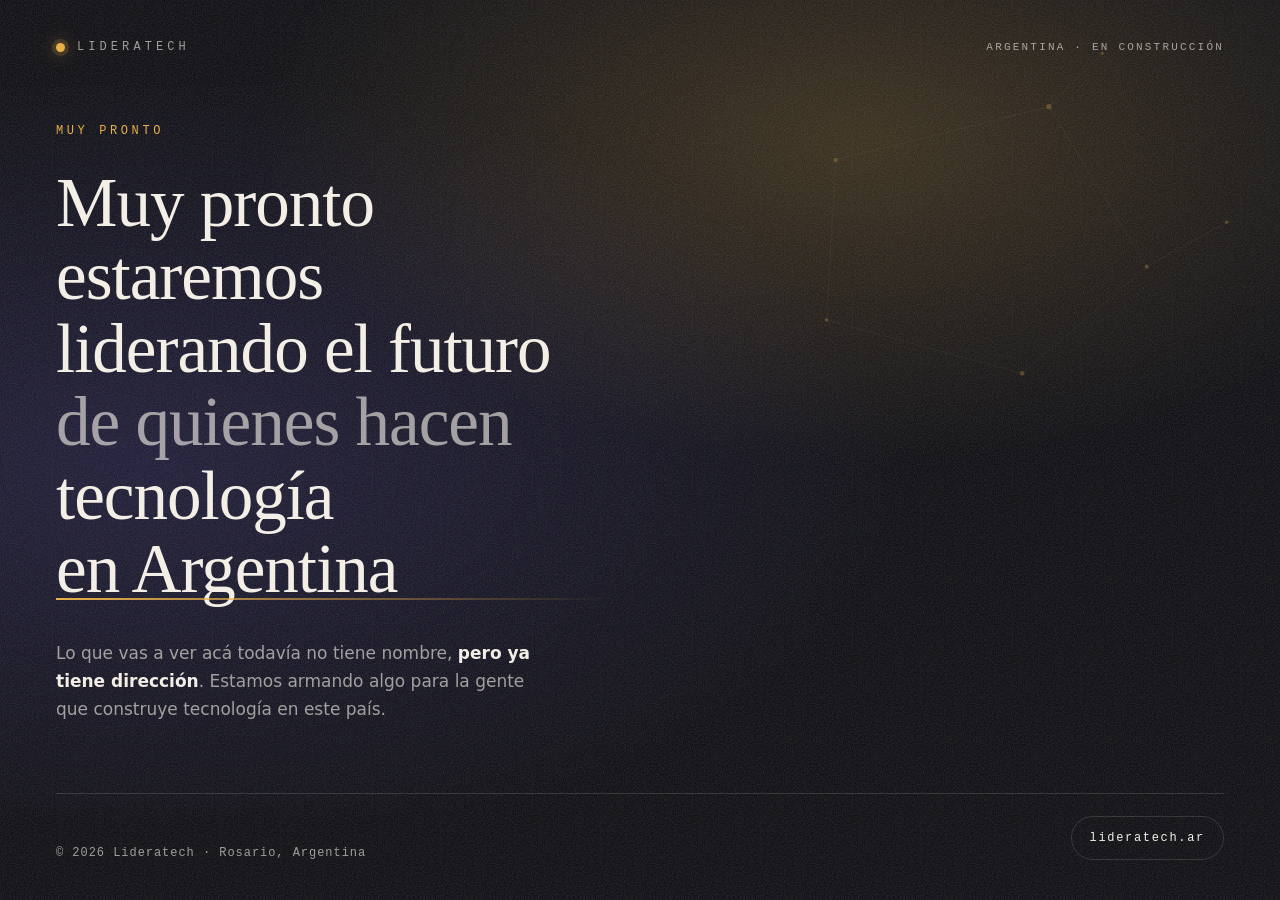
<file: index.html>
<!DOCTYPE html>
<html lang="es">
<head>
  <meta charset="utf-8">
  <meta name="viewport" content="width=device-width, initial-scale=1">
  <title>Lideratech — Muy pronto</title>
  <meta name="description" content="Muy pronto estaremos liderando el futuro de quienes hacen tecnología en Argentina.">
  <link rel="canonical" href="https://lideratech.ar/">

  <!--
    Redirección de dominio. La forma definitiva es un 301 en el servidor de origen
    (lideratech.com.ar -> lideratech.ar); este script es la red de seguridad para
    cuando el 301 no está configurado. Va inline a propósito: tiene que correr
    antes de la primera pintura de la página.
  -->
  <script>
    (function () {
      var host = window.location.hostname.replace(/^www\./i, "");
      if (host === "lideratech.com.ar" || host === "www.lideratech.com.ar") {
        window.location.replace("https://lideratech.ar/" + window.location.pathname + window.location.search);
      }
    })();
  </script>

  <link rel="stylesheet" href="assets/styles.css">
</head>
<body>
  <div class="stage">
    <div class="stage__aura" aria-hidden="true"></div>
    <div class="stage__grain" aria-hidden="true"></div>

    <svg class="stage__constellation" aria-hidden="true" viewBox="0 0 1440 900" preserveAspectRatio="xMidYMid slice">
      <g stroke="rgba(244, 239, 230, 0.10)" stroke-width="1">
        <path d="M940 180 L1180 120 L1290 300 L1150 420 L930 360 Z" fill="none" />
        <path d="M1180 120 L1240 60" />
        <path d="M1290 300 L1380 250" />
      </g>
      <g fill="rgba(232, 176, 75, 0.55)">
        <circle cx="940" cy="180" r="2.4" />
        <circle cx="1180" cy="120" r="3" />
        <circle cx="1290" cy="300" r="2.2" />
        <circle cx="1150" cy="420" r="2.6" />
        <circle cx="930" cy="360" r="2" />
        <circle cx="1240" cy="60" r="1.8" />
        <circle cx="1380" cy="250" r="2" />
      </g>
    </svg>

    <header class="site-header">
      <p class="brand">
        <span class="brand__dot" aria-hidden="true"></span>
        <span class="brand__name">Lideratech</span>
      </p>
      <p class="site-header__status">Argentina &middot; En construcci&oacute;n</p>
    </header>

    <main class="hero">
      <p class="hero__eyebrow">Muy pronto</p>
      <h1 class="hero__title">
        <span class="hero__title-line hero__title-line--quiet">Muy pronto estaremos</span>
        <span class="hero__title-line hero__title-line--bright">liderando el futuro</span>
        <span class="hero__title-line">
          <span class="hero__title-part--quiet">de quienes hacen</span>
          <span class="hero__title-part--bright">tecnolog&iacute;a en Argentina</span>
        </span>
      </h1>
      <p class="hero__lead">
        Lo que vas a ver ac&aacute; todav&iacute;a no tiene nombre, <strong>pero ya tiene direcci&oacute;n</strong>.
        Estamos armando algo para la gente que construye tecnolog&iacute;a en este pa&iacute;s.
      </p>
    </main>

    <footer class="site-footer">
      <p class="site-footer__signature">&copy; <span data-year>2026</span> Lideratech &middot; Rosario, Argentina</p>
      <a class="domain-link" href="https://lideratech.ar/">lideratech.ar</a>
    </footer>
  </div>

  <script src="assets/main.js" defer></script>
</body>
</html>
</file>
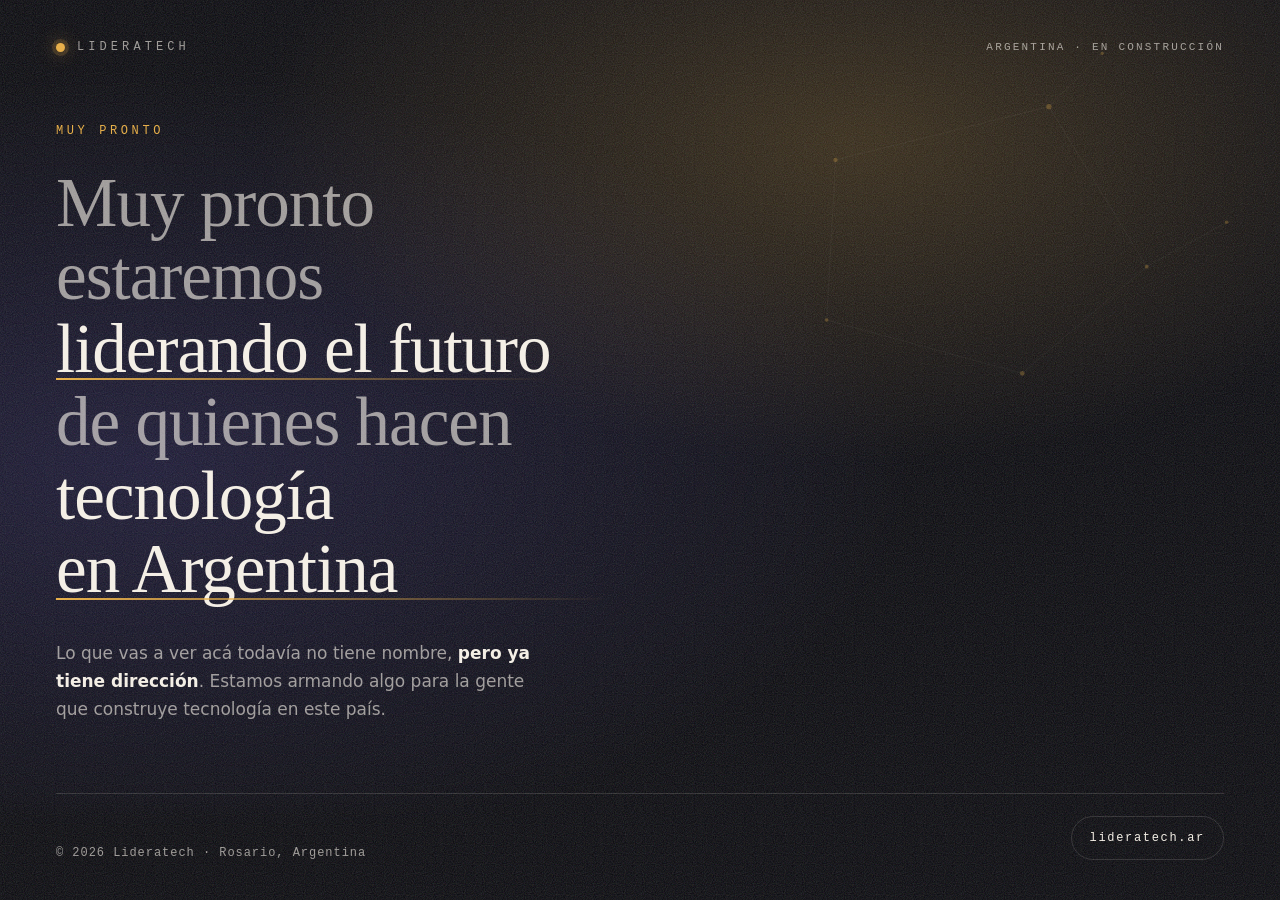
<file: design/lideratech-teaser/01-umbral.html>
<!DOCTYPE html>
<html lang="es">
<head>
<meta charset="utf-8">
<meta name="viewport" content="width=device-width, initial-scale=1">
<title>Lideratech — Muy pronto</title>
<meta name="description" content="Muy pronto estaremos liderando el futuro de quienes hacen tecnología en Argentina.">
<link rel="canonical" href="https://lideratech.ar/">
<style>
  *, *::before, *::after { box-sizing: border-box; }
  :root {
    --ink: #07070c;
    --ink-2: #10101c;
    --cream: #f4efe6;
    --cream-dim: rgba(244, 239, 230, 0.62);
    --amber: #e8b04b;
    --amber-soft: rgba(232, 176, 75, 0.16);
    --line: rgba(244, 239, 230, 0.14);
    --sans: system-ui, -apple-system, "Segoe UI", Roboto, Helvetica, Arial, sans-serif;
    --serif: ui-serif, Georgia, "Iowan Old Style", "Times New Roman", serif;
    --mono: ui-monospace, "Cascadia Mono", "Consolas", "SFMono-Regular", monospace;
  }
  html, body { height: 100%; }
  body {
    margin: 0;
    background: var(--ink);
    color: var(--cream);
    font-family: var(--sans);
    -webkit-font-smoothing: antialiased;
    overflow: hidden;
  }
  .stage {
    position: relative;
    min-height: 100vh;
    display: grid;
    grid-template-rows: auto 1fr auto;
    padding: 40px 56px;
    isolation: isolate;
  }
  /* Aureola de fondo: el calor que se abre en la oscuridad */
  .aura {
    position: absolute;
    inset: -30% -20% auto -20%;
    height: 120vh;
    z-index: -2;
    background:
      radial-gradient(48% 42% at 62% 38%, rgba(232, 176, 75, 0.20), transparent 70%),
      radial-gradient(60% 50% at 22% 68%, rgba(96, 86, 190, 0.22), transparent 72%);
    filter: blur(10px);
    animation: breathe 18s ease-in-out infinite alternate;
  }
  @keyframes breathe {
    from { transform: translate3d(0, 0, 0) scale(1); opacity: 0.85; }
    to   { transform: translate3d(-2%, 2%, 0) scale(1.06); opacity: 1; }
  }
  /* Grano de película: textura de lo que todavía no se ve */
  .grain {
    position: absolute; inset: 0; z-index: -1; pointer-events: none;
    opacity: 0.5; mix-blend-mode: overlay;
    background-image: url("data:image/svg+xml;utf8,<svg xmlns='http://www.w3.org/2000/svg' width='160' height='160'><filter id='n'><feTurbulence type='fractalNoise' baseFrequency='0.9' numOctaves='3'/></filter><rect width='160' height='160' filter='url(%23n)' opacity='0.42'/></svg>");
  }
  header {
    display: flex; align-items: center; justify-content: space-between;
    gap: 24px;
  }
  .mark {
    display: inline-flex; align-items: center; gap: 12px;
    font-family: var(--mono);
    font-size: 12px; letter-spacing: 0.34em; text-transform: uppercase;
    color: var(--cream-dim);
  }
  .mark .dot {
    width: 9px; height: 9px; border-radius: 50%;
    background: var(--amber);
    box-shadow: 0 0 0 4px var(--amber-soft), 0 0 18px rgba(232, 176, 75, 0.7);
  }
  .topline {
    font-family: var(--mono); font-size: 11px; letter-spacing: 0.2em;
    text-transform: uppercase; color: var(--cream-dim);
  }
  main {
    display: grid;
    align-content: center;
    grid-template-columns: minmax(0, 1fr);
    max-width: 1080px;
    padding: 4vh 0;
  }
  .eyebrow {
    font-family: var(--mono);
    font-size: 12px; letter-spacing: 0.3em; text-transform: uppercase;
    color: var(--amber);
    margin: 0 0 28px;
  }
  h1 {
    font-family: var(--serif);
    font-weight: 400;
    font-size: clamp(38px, 5.4vw, 82px);
    line-height: 1.06;
    letter-spacing: -0.015em;
    margin: 0;
    max-width: 16ch;
    text-wrap: balance;
  }
  h1 .quiet { color: var(--cream-dim); }
  h1 .bright {
    color: var(--cream);
    position: relative;
    display: inline-block;
  }
  h1 .bright::after {
    content: "";
    position: absolute; left: 0; right: 0; bottom: 0.08em; height: 2px;
    background: linear-gradient(90deg, var(--amber), rgba(232, 176, 75, 0));
  }
  .lead {
    margin: 34px 0 0;
    max-width: 46ch;
    font-size: 17px; line-height: 1.65;
    color: var(--cream-dim);
  }
  .lead strong { color: var(--cream); font-weight: 600; }
  footer {
    display: flex; align-items: flex-end; justify-content: space-between;
    gap: 24px; flex-wrap: wrap;
    border-top: 1px solid var(--line);
    padding-top: 22px;
  }
  .sig { font-family: var(--mono); font-size: 12px; color: var(--cream-dim); letter-spacing: 0.08em; }
  .domain {
    font-family: var(--mono); font-size: 12px; letter-spacing: 0.14em;
    color: var(--cream); text-decoration: none;
    border: 1px solid var(--line); border-radius: 999px;
    padding: 10px 18px;
    min-height: 44px;
    display: inline-flex; align-items: center;
    transition: border-color .2s ease, background-color .2s ease;
  }
  .domain:hover { border-color: var(--amber); background: var(--amber-soft); }
  .domain:focus-visible { outline: 2px solid var(--amber); outline-offset: 3px; }
  /* Constelación: la red que todavía no tiene nombre */
  .constellation {
    position: absolute; inset: 0; z-index: -1; pointer-events: none;
    opacity: 0.5;
  }
  @media (max-width: 720px) {
    .stage { padding: 28px 22px; }
    .topline { display: none; }
    h1 { max-width: 100%; }
    footer { flex-direction: column; align-items: flex-start; }
  }
  @media (prefers-reduced-motion: reduce) {
    .aura { animation: none; }
    *, *::before, *::after { transition-duration: 0.01ms !important; }
  }
</style>
</head>
<body>
<div class="stage">
  <div class="aura" aria-hidden="true"></div>
  <div class="grain" aria-hidden="true"></div>
  <svg class="constellation" aria-hidden="true" viewBox="0 0 1440 900" preserveAspectRatio="xMidYMid slice">
    <g stroke="rgba(244,239,230,0.10)" stroke-width="1">
      <path d="M940 180 L1180 120 L1290 300 L1150 420 L930 360 Z" fill="none"/>
      <path d="M1180 120 L1240 60" />
      <path d="M1290 300 L1380 250" />
    </g>
    <g fill="rgba(232,176,75,0.55)">
      <circle cx="940" cy="180" r="2.4"/><circle cx="1180" cy="120" r="3"/>
      <circle cx="1290" cy="300" r="2.2"/><circle cx="1150" cy="420" r="2.6"/>
      <circle cx="930" cy="360" r="2"/><circle cx="1240" cy="60" r="1.8"/>
      <circle cx="1380" cy="250" r="2"/>
    </g>
  </svg>

  <header>
    <span class="mark"><span class="dot" aria-hidden="true"></span>Lideratech</span>
    <span class="topline">Argentina · En construcción</span>
  </header>

  <main>
    <p class="eyebrow">Muy pronto</p>
    <h1>
      <span class="quiet">Muy pronto estaremos</span><br>
      <span class="bright">liderando el futuro</span><br>
      <span class="quiet">de quienes hacen</span>
      <span class="bright">tecnología en Argentina</span>
    </h1>
    <p class="lead">
      Lo que vas a ver acá todavía no tiene nombre, <strong>pero ya tiene dirección</strong>.
      Estamos armando algo para la gente que construye tecnología en este país.
    </p>
  </main>

  <footer>
    <span class="sig">© 2026 Lideratech · Rosario, Argentina</span>
    <a class="domain" href="https://lideratech.ar/">lideratech.ar</a>
  </footer>
</div>
<script>
  // Si el sitio se sirve en el dominio viejo, la persona va al nuevo.
  (function () {
    var h = window.location.hostname.replace(/^www\./i, "");
    if (h === "lideratech.com.ar" || h === "www.lideratech.com.ar") {
      window.location.replace("https://lideratech.ar/" + window.location.pathname + window.location.search);
    }
  })();
</script>
</body>
</html>
</file>
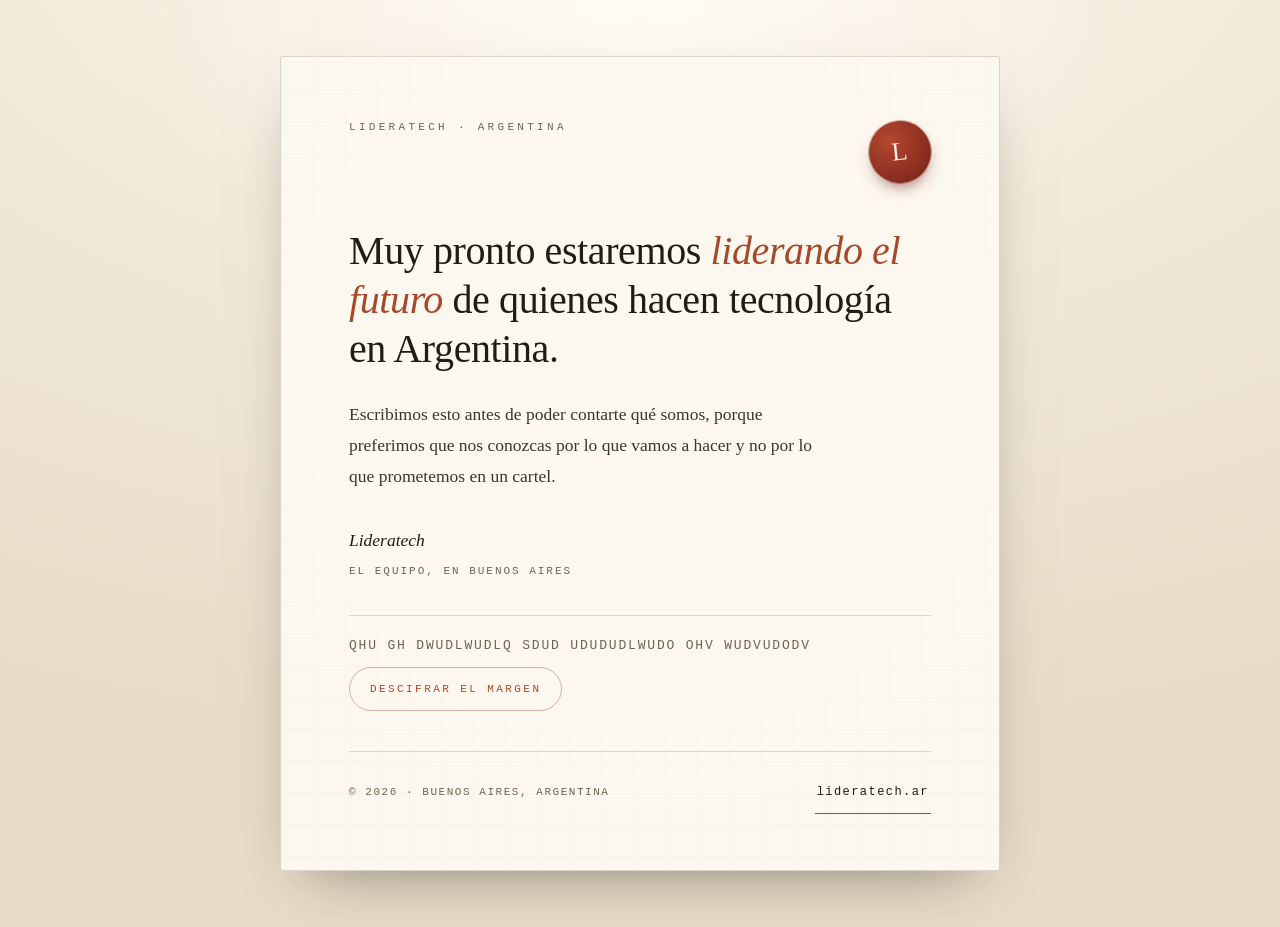
<file: design/lideratech-teaser/02-carta.html>
<!DOCTYPE html>
<html lang="es">
<head>
<meta charset="utf-8">
<meta name="viewport" content="width=device-width, initial-scale=1">
<title>Lideratech — Muy pronto</title>
<meta name="description" content="Muy pronto estaremos liderando el futuro de quienes hacen tecnología en Argentina.">
<link rel="canonical" href="https://lideratech.ar/">
<style>
  *, *::before, *::after { box-sizing: border-box; }
  :root {
    --paper: #f2e9d9;
    --paper-2: #e8dcc7;
    --ink: #201d18;
    --ink-soft: #6d6355;
    --terracotta: #a8482a;
    --seal: #8d2f21;
    --rule: rgba(32, 29, 24, 0.16);
    --sans: system-ui, -apple-system, "Segoe UI", Roboto, Helvetica, Arial, sans-serif;
    --serif: ui-serif, Georgia, "Iowan Old Style", "Times New Roman", serif;
    --mono: ui-monospace, "Cascadia Mono", "Consolas", "SFMono-Regular", monospace;
  }
  html, body { min-height: 100%; }
  body {
    margin: 0;
    background:
      radial-gradient(120% 90% at 50% -10%, #fbf5ea 0%, var(--paper) 45%, var(--paper-2) 100%);
    color: var(--ink);
    font-family: var(--sans);
    -webkit-font-smoothing: antialiased;
  }
  .desk {
    min-height: 100vh;
    display: grid;
    place-items: center;
    padding: 56px 24px;
  }
  /* Luz de escritorio sobre la hoja */
  .desk::before {
    content: "";
    position: fixed; inset: 0; pointer-events: none;
    background: radial-gradient(60% 50% at 50% 0%, rgba(255, 252, 244, 0.9), transparent 70%);
  }
  .sheet {
    position: relative;
    width: min(720px, 100%);
    background: #fdf8ef;
    border: 1px solid var(--rule);
    border-radius: 3px;
    padding: 64px 68px 56px;
    box-shadow: 0 1px 0 rgba(255, 255, 255, 0.7) inset, 0 24px 60px -30px rgba(32, 29, 24, 0.55);
  }
  /* Marca de agua: un mapa que todavía no tiene nombre */
  .sheet::after {
    content: "";
    position: absolute; inset: 0; pointer-events: none;
    background-image:
      linear-gradient(to right, rgba(32, 29, 24, 0.05) 1px, transparent 1px),
      linear-gradient(to bottom, rgba(32, 29, 24, 0.05) 1px, transparent 1px);
    background-size: 32px 32px;
    opacity: 0.5;
    mask-image: radial-gradient(70% 60% at 50% 40%, transparent 55%, #000 100%);
  }
  .head {
    display: flex; align-items: flex-start; justify-content: space-between;
    gap: 20px; margin-bottom: 44px;
  }
  .letterhead {
    font-family: var(--mono);
    font-size: 11px; letter-spacing: 0.3em; text-transform: uppercase;
    color: var(--ink-soft);
  }
  /* Sello de lacre */
  .seal {
    width: 62px; height: 62px; flex: none;
    border-radius: 50%;
    background: radial-gradient(circle at 34% 30%, #b4482f, var(--seal) 62%, #6d2018);
    color: #fbeee6;
    display: grid; place-items: center;
    font-family: var(--serif); font-size: 26px; letter-spacing: 0.04em;
    box-shadow: 0 8px 18px -8px rgba(109, 32, 24, 0.9), 0 0 0 1px rgba(109, 32, 24, 0.35);
    transform: rotate(-6deg);
  }
  h1 {
    font-family: var(--serif);
    font-weight: 400;
    font-size: clamp(27px, 3.4vw, 40px);
    line-height: 1.22;
    letter-spacing: -0.01em;
    margin: 0 0 26px;
    text-wrap: pretty;
  }
  h1 em {
    font-style: italic;
    color: var(--terracotta);
  }
  p.body {
    font-family: var(--serif);
    font-size: 17.5px; line-height: 1.75;
    color: #3a352d;
    margin: 0 0 22px;
    max-width: 56ch;
  }
  p.body .firma {
    display: block;
    margin-top: 34px;
    font-style: italic;
    color: var(--ink);
  }
  .firma span {
    display: block;
    font-family: var(--mono);
    font-style: normal;
    font-size: 11px;
    letter-spacing: 0.18em;
    text-transform: uppercase;
    color: var(--ink-soft);
    margin-top: 6px;
  }
  /* Margen cifrado: la parte misteriosa que se deja leer */
  .margen {
    margin-top: 34px;
    border-top: 1px solid var(--rule);
    padding-top: 22px;
    display: grid;
    gap: 14px;
  }
  .cipher {
    font-family: var(--mono);
    font-size: 13px;
    letter-spacing: 0.14em;
    color: var(--ink-soft);
    word-break: break-word;
  }
  .decode {
    justify-self: start;
    font-family: var(--mono);
    font-size: 11px; letter-spacing: 0.22em; text-transform: uppercase;
    color: var(--terracotta);
    background: transparent;
    border: 1px solid rgba(168, 72, 42, 0.4);
    border-radius: 999px;
    padding: 12px 20px;
    min-height: 44px;
    cursor: pointer;
    transition: background-color .2s ease, border-color .2s ease, color .2s ease;
  }
  .decode:hover { background: rgba(168, 72, 42, 0.08); border-color: var(--terracotta); }
  .decode:focus-visible { outline: 2px solid var(--terracotta); outline-offset: 3px; }
  .plain {
    font-family: var(--serif);
    font-size: 16px; line-height: 1.6;
    color: #3a352d;
    margin: 0;
    display: none;
  }
  .plain.visible { display: block; }
  footer {
    margin-top: 40px;
    padding-top: 18px;
    border-top: 1px solid var(--rule);
    display: flex; align-items: center; justify-content: space-between;
    gap: 16px; flex-wrap: wrap;
  }
  .meta {
    font-family: var(--mono); font-size: 11px; letter-spacing: 0.14em;
    color: var(--ink-soft); text-transform: uppercase;
  }
  .domain {
    font-family: var(--mono); font-size: 12px; letter-spacing: 0.12em;
    color: var(--ink); text-decoration: none;
    border-bottom: 1px solid var(--terracotta);
    padding: 12px 2px;
    min-height: 44px;
    display: inline-flex; align-items: center;
  }
  .domain:hover { color: var(--terracotta); }
  .domain:focus-visible { outline: 2px solid var(--terracotta); outline-offset: 3px; }
  @media (max-width: 620px) {
    .desk { padding: 28px 16px; }
    .sheet { padding: 38px 26px 34px; }
    .seal { width: 52px; height: 52px; font-size: 22px; }
  }
  @media (prefers-reduced-motion: reduce) {
    *, *::before, *::after { transition-duration: 0.01ms !important; animation-duration: 0.01ms !important; }
  }
</style>
</head>
<body>
<div class="desk">
  <article class="sheet">
    <div class="head">
      <span class="letterhead">Lideratech · Argentina</span>
      <span class="seal" aria-hidden="true">L</span>
    </div>

    <h1>
      Muy pronto estaremos <em>liderando el futuro</em> de quienes hacen tecnología en Argentina.
    </h1>

    <p class="body">
      Escribimos esto antes de poder contarte qué somos, porque preferimos que nos
      conozcas por lo que vamos a hacer y no por lo que prometemos en un cartel.
      <span class="firma">Lideratech<span>El equipo, en Buenos Aires</span></span>
    </p>

    <section class="margen" aria-labelledby="margen-titulo">
      <span id="margen-titulo" class="cipher">QHU GH DWUDLWUDLQ SDUD UDUDUDLWUDO OHV WUDVUDODV</span>
      <button class="decode" type="button" id="decode" aria-expanded="false" aria-controls="plano">
        Descifrar el margen
      </button>
      <p class="plain" id="plano">
        Lo que estoy Building es simple: un lugar donde el talento técnico argentino
        no tenga que irse a buscar otra casa. Todavía no lo terminamos. Ya casi.
      </p>
    </section>

    <footer>
      <span class="meta">© 2026 · Buenos Aires, Argentina</span>
      <a class="domain" href="https://lideratech.ar/">lideratech.ar</a>
    </footer>
  </article>
</div>
<script>
  // Si el sitio se sirve en el dominio viejo, la persona va al nuevo.
  (function () {
    var h = window.location.hostname.replace(/^www\./i, "");
    if (h === "lideratech.com.ar" || h === "www.lideratech.com.ar") {
      window.location.replace("https://lideratech.ar/" + window.location.pathname + window.location.search);
    }
  })();

  // El margen se descifra a pedido, no solo.
  var btn = document.getElementById("decode");
  var plano = document.getElementById("plano");
  btn.addEventListener("click", function () {
    var visible = plano.classList.toggle("visible");
    btn.setAttribute("aria-expanded", String(visible));
    btn.textContent = visible ? "Cerrar el margen" : "Descifrar el margen";
  });
</script>
</body>
</html>
</file>
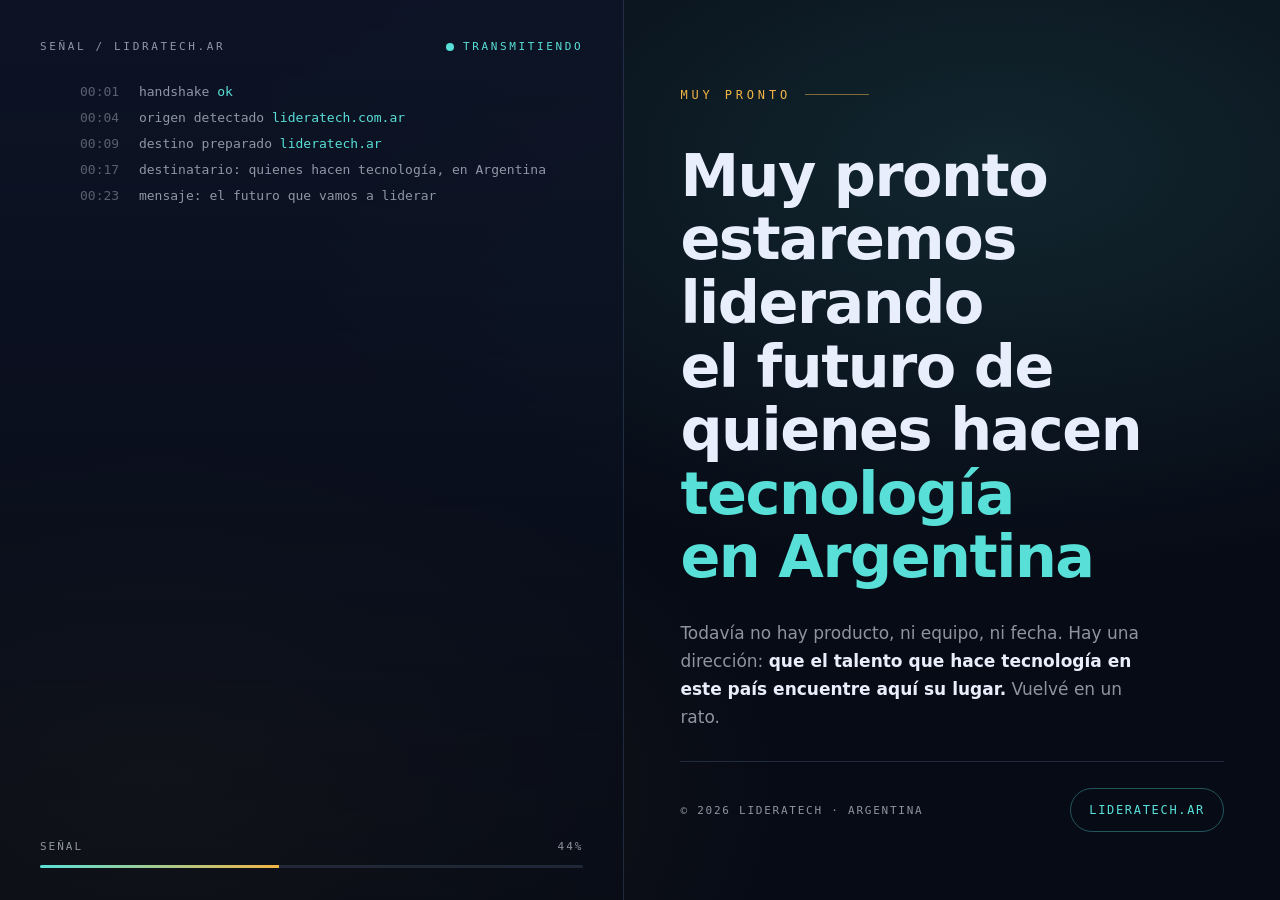
<file: design/lideratech-teaser/03-senal.html>
<!DOCTYPE html>
<html lang="es">
<head>
<meta charset="utf-8">
<meta name="viewport" content="width=device-width, initial-scale=1">
<title>Lideratech — Muy pronto</title>
<meta name="description" content="Muy pronto estaremos liderando el futuro de quienes hacen tecnología en Argentina.">
<link rel="canonical" href="https://lideratech.ar/">
<style>
  *, *::before, *::after { box-sizing: border-box; }
  :root {
    --deep: #070b16;
    --deep-2: #0d1426;
    --panel: rgba(18, 26, 46, 0.72);
    --line: rgba(140, 170, 220, 0.18);
    --text: #e8eefc;
    --dim: rgba(232, 238, 252, 0.6);
    --cyan: #58e0d8;
    --amber: #f2b545;
    --sans: system-ui, -apple-system, "Segoe UI", Roboto, Helvetica, Arial, sans-serif;
    --mono: ui-monospace, "Cascadia Mono", "Consolas", "SFMono-Regular", monospace;
  }
  html, body { min-height: 100%; }
  body {
    margin: 0;
    background:
      radial-gradient(90% 70% at 78% 18%, rgba(88, 224, 216, 0.13), transparent 65%),
      radial-gradient(70% 60% at 12% 88%, rgba(242, 181, 69, 0.10), transparent 70%),
      var(--deep);
    color: var(--text);
    font-family: var(--sans);
    -webkit-font-smoothing: antialiased;
  }
  .shell {
    min-height: 100vh;
    display: grid;
    grid-template-columns: minmax(0, 1fr) minmax(0, 1.05fr);
  }
  /* Consola de señal */
  .console {
    border-right: 1px solid var(--line);
    background: linear-gradient(180deg, rgba(13, 20, 38, 0.9), rgba(7, 11, 22, 0.6));
    padding: 40px 40px 32px;
    display: grid;
    grid-template-rows: auto 1fr auto;
    gap: 26px;
    min-height: 100vh;
  }
  .console-head {
    display: flex; align-items: center; justify-content: space-between;
    font-family: var(--mono); font-size: 11px; letter-spacing: 0.24em;
    text-transform: uppercase; color: var(--dim);
  }
  .live { display: inline-flex; align-items: center; gap: 9px; color: var(--cyan); }
  .live .pulse {
    width: 8px; height: 8px; border-radius: 50%;
    background: var(--cyan);
    box-shadow: 0 0 0 0 rgba(88, 224, 216, 0.55);
    animation: pulse 2.4s ease-out infinite;
  }
  @keyframes pulse {
    0%   { box-shadow: 0 0 0 0 rgba(88, 224, 216, 0.5); }
    70%  { box-shadow: 0 0 0 12px rgba(88, 224, 216, 0); }
    100% { box-shadow: 0 0 0 0 rgba(88, 224, 216, 0); }
  }
  .log {
    font-family: var(--mono);
    font-size: 13px;
    line-height: 2;
    color: var(--dim);
    align-self: start;
    margin: 0;
  }
  .log li { list-style: none; }
  .log .ok { color: var(--cyan); }
  .log .warn { color: var(--amber); }
  .log .t { color: rgba(232, 238, 252, 0.35); margin-right: 12px; }
  .bar {
    height: 3px; border-radius: 2px;
    background: rgba(140, 170, 220, 0.16);
    overflow: hidden;
  }
  .bar > span {
    display: block; height: 100%; width: 0%;
    background: linear-gradient(90deg, var(--cyan), var(--amber));
    transition: width 1.4s cubic-bezier(.2,.7,.2,1);
  }
  .bar-label {
    display: flex; justify-content: space-between;
    font-family: var(--mono); font-size: 11px; letter-spacing: 0.18em;
    text-transform: uppercase; color: var(--dim); margin-bottom: 12px;
  }
  /* Declaración */
  .statement {
    padding: 48px 56px 40px;
    display: grid;
    align-content: center;
    gap: 30px;
  }
  .kicker {
    font-family: var(--mono); font-size: 12px; letter-spacing: 0.32em;
    text-transform: uppercase; color: var(--amber);
    display: flex; align-items: center; gap: 14px;
  }
  .kicker::after { content: ""; height: 1px; width: 64px; background: rgba(242, 181, 69, 0.5); }
  h1 {
    margin: 0;
    font-size: clamp(34px, 4.6vw, 66px);
    line-height: 1.08;
    font-weight: 600;
    letter-spacing: -0.025em;
    max-width: 17ch;
    text-wrap: balance;
  }
  h1 .ghost {
    display: block;
    color: var(--cyan);
  }
  .note {
    margin: 0;
    max-width: 44ch;
    font-size: 17px; line-height: 1.65;
    color: var(--dim);
  }
  .note b { color: var(--text); font-weight: 600; }
  .foot {
    display: flex; align-items: center; justify-content: space-between;
    gap: 20px; flex-wrap: wrap;
    padding-top: 26px;
    border-top: 1px solid var(--line);
    font-family: var(--mono); font-size: 11px; letter-spacing: 0.16em;
    text-transform: uppercase; color: var(--dim);
  }
  .domain {
    font-family: var(--mono); font-size: 12px; letter-spacing: 0.14em;
    color: var(--cyan); text-decoration: none;
    border: 1px solid rgba(88, 224, 216, 0.35);
    border-radius: 999px; padding: 10px 18px;
    min-height: 44px;
    display: inline-flex; align-items: center;
    transition: background-color .2s ease, border-color .2s ease;
  }
  .domain:hover { background: rgba(88, 224, 216, 0.1); border-color: var(--cyan); }
  .domain:focus-visible { outline: 2px solid var(--cyan); outline-offset: 3px; }
  @media (max-width: 900px) {
    .shell { grid-template-columns: 1fr; }
    .console { border-right: 0; border-bottom: 1px solid var(--line); min-height: 0; padding: 28px 24px; }
    .statement { padding: 36px 24px 40px; }
  }
  @media (prefers-reduced-motion: reduce) {
    .live .pulse { animation: none; }
    .bar > span { transition: none; }
    *, *::before, *::after { animation-duration: 0.01ms !important; }
  }
</style>
</head>
<body>
<div class="shell">
  <section class="console" aria-labelledby="consola-titulo">
    <div class="console-head">
      <span id="consola-titulo">señal / lidratech.ar</span>
      <span class="live"><span class="pulse" aria-hidden="true"></span>transmitiendo</span>
    </div>

    <ul class="log" id="log">
      <li><span class="t">00:01</span> handshake <span class="ok">ok</span></li>
      <li><span class="t">00:04</span> origen detectado <span class="ok">lideratech.com.ar</span></li>
      <li><span class="t">00:09</span> destino preparado <span class="ok">lideratech.ar</span></li>
      <li><span class="t">00:17</span> destinatario: quienes hacen tecnología, en Argentina</li>
      <li><span class="t">00:23</span> mensaje: el futuro que vamos a liderar</li>
    </ul>

    <div>
      <div class="bar-label"><span>señal</span><span id="pct">0%</span></div>
      <div class="bar"><span id="fill"></span></div>
    </div>
  </section>

  <section class="statement">
    <p class="kicker">Muy pronto</p>
    <h1>
      Muy pronto estaremos liderando el futuro de quienes hacen
      <span class="ghost">tecnología en Argentina</span>
    </h1>
    <p class="note">
      Todavía no hay producto, ni equipo, ni fecha. Hay una dirección:
      <b>que el talento que hace tecnología en este país encuentre aquí su lugar.</b>
      Vuelvé en un rato.
    </p>
    <div class="foot">
      <span>© 2026 Lideratech · Argentina</span>
      <a class="domain" href="https://lideratech.ar/">lideratech.ar</a>
    </div>
  </section>
</div>
<script>
  // Si el sitio se sirve en el dominio viejo, la persona va al nuevo.
  (function () {
    var h = window.location.hostname.replace(/^www\./i, "");
    if (h === "lideratech.com.ar" || h === "www.lideratech.com.ar") {
      window.location.replace("https://lideratech.ar/" + window.location.pathname + window.location.search);
    }
  })();

  // La señal sube: es atmósfera, no una barrera para leer el mensaje.
  (function () {
    var reduce = window.matchMedia("(prefers-reduced-motion: reduce)").matches;
    var fill = document.getElementById("fill");
    var pct = document.getElementById("pct");
    var value = 0;
    var timer = setInterval(function () {
      value = Math.min(100, value + 4);
      fill.style.width = value + "%";
      pct.textContent = value + "%";
      if (value === 100) clearInterval(timer);
    }, reduce ? 0 : 90);
    if (reduce) {
      value = 100;
      fill.style.width = "100%";
      pct.textContent = "100%";
      clearInterval(timer);
    }
  })();
</script>
</body>
</html>
</file>
<file: assets/styles.css>
/* ==========================================================================
   Lideratech — página de espera
   Static build, no bundler. Tokens first, then components.
   ========================================================================== */

:root {
  /* Color */
  --color-ink: #07070c;
  --color-ink-soft: #10101c;
  --color-cream: #f4efe6;
  --color-cream-dim: rgba(244, 239, 230, 0.62);
  --color-amber: #e8b04b;
  --color-amber-soft: rgba(232, 176, 75, 0.16);
  --color-line: rgba(244, 239, 230, 0.14);
  --color-constellation: rgba(244, 239, 230, 0.10);
  --color-constellation-dot: rgba(232, 176, 75, 0.55);

  /* Type */
  --font-display: ui-serif, Georgia, "Iowan Old Style", "Times New Roman", serif;
  --font-body: system-ui, -apple-system, "Segoe UI", Roboto, Helvetica, Arial, sans-serif;
  --font-mono: ui-monospace, "Cascadia Mono", Consolas, "SFMono-Regular", monospace;
  --text-display: clamp(38px, 5.4vw, 82px);
  --text-lead: 17px;
  --text-meta: 12px;

  /* Space */
  --space-xs: 12px;
  --space-sm: 24px;
  --space-md: 40px;
  --space-lg: 56px;
  --space-lead: 34px;

  /* Shape */
  --radius-pill: 999px;
  --duration-quick: 0.2s;
  --ease-standard: cubic-bezier(0.2, 0.7, 0.2, 1);
}

*,
*::before,
*::after {
  box-sizing: border-box;
}

html,
body {
  height: 100%;
}

body {
  margin: 0;
  background: var(--color-ink);
  color: var(--color-cream);
  font-family: var(--font-body);
  -webkit-font-smoothing: antialiased;
  overflow: hidden;
}

/* --------------------------------------------------------------------------
   Stage: the whole viewport is the poster
   -------------------------------------------------------------------------- */

.stage {
  position: relative;
  min-height: 100vh;
  display: grid;
  grid-template-rows: auto 1fr auto;
  padding: var(--space-md) var(--space-lg);
  isolation: isolate;
}

/* The warm light opening in the dark */
.stage__aura {
  position: absolute;
  inset: -30% -20% auto -20%;
  height: 120vh;
  z-index: -2;
  background:
    radial-gradient(48% 42% at 62% 38%, rgba(232, 176, 75, 0.20), transparent 70%),
    radial-gradient(60% 50% at 22% 68%, rgba(96, 86, 190, 0.22), transparent 72%);
  filter: blur(10px);
  animation: aura-breathe 18s ease-in-out infinite alternate;
}

@keyframes aura-breathe {
  from {
    transform: translate3d(0, 0, 0) scale(1);
    opacity: 0.85;
  }
  to {
    transform: translate3d(-2%, 2%, 0) scale(1.06);
    opacity: 1;
  }
}

/* Film grain: the texture of what is not visible yet */
.stage__grain {
  position: absolute;
  inset: 0;
  z-index: -1;
  pointer-events: none;
  opacity: 0.5;
  mix-blend-mode: overlay;
  background-image: url("data:image/svg+xml;utf8,<svg xmlns='http://www.w3.org/2000/svg' width='160' height='160'><filter id='n'><feTurbulence type='fractalNoise' baseFrequency='0.9' numOctaves='3'/></filter><rect width='160' height='160' filter='url(%23n)' opacity='0.42'/></svg>");
}

/* Constellation: a network that does not have a name yet */
.stage__constellation {
  position: absolute;
  inset: 0;
  z-index: -1;
  pointer-events: none;
  opacity: 0.5;
}

/* --------------------------------------------------------------------------
   Header
   -------------------------------------------------------------------------- */

.site-header {
  display: flex;
  align-items: center;
  justify-content: space-between;
  gap: var(--space-sm);
}

.brand {
  display: inline-flex;
  align-items: center;
  gap: var(--space-xs);
  margin: 0;
  font-family: var(--font-mono);
  font-size: var(--text-meta);
  letter-spacing: 0.34em;
  text-transform: uppercase;
  color: var(--color-cream-dim);
}

.brand__dot {
  width: 9px;
  height: 9px;
  border-radius: 50%;
  background: var(--color-amber);
  box-shadow: 0 0 0 4px var(--color-amber-soft), 0 0 18px rgba(232, 176, 75, 0.7);
}

.site-header__status {
  margin: 0;
  font-family: var(--font-mono);
  font-size: 11px;
  letter-spacing: 0.2em;
  text-transform: uppercase;
  color: var(--color-cream-dim);
}

/* --------------------------------------------------------------------------
   Hero
   -------------------------------------------------------------------------- */

.hero {
  display: grid;
  align-content: center;
  max-width: 1080px;
  padding: 4vh 0;
  animation: hero-enter 900ms var(--ease-standard) both;
}

/* La frase entra despacio, como una luz que se enciende */
@keyframes hero-enter {
  from {
    opacity: 0;
    transform: translate3d(0, 14px, 0);
  }
  to {
    opacity: 1;
    transform: none;
  }
}

.hero__eyebrow {
  margin: 0 0 28px;
  font-family: var(--font-mono);
  font-size: var(--text-meta);
  letter-spacing: 0.3em;
  text-transform: uppercase;
  color: var(--color-amber);
}

.hero__title {
  margin: 0;
  max-width: 16ch;
  font-family: var(--font-display);
  font-weight: 400;
  font-size: var(--text-display);
  line-height: 1.06;
  letter-spacing: -0.015em;
  text-wrap: balance;
}

.hero__title-line {
  display: block;
}

.hero__title-part--quiet {
  color: var(--color-cream-dim);
}

.hero__title-part--bright {
  position: relative;
  display: inline-block;
  color: var(--color-cream);
}

.hero__title-part--bright::after {
  content: "";
  position: absolute;
  left: 0;
  right: 0;
  bottom: 0.08em;
  height: 2px;
  background: linear-gradient(90deg, var(--color-amber), rgba(232, 176, 75, 0));
}

.hero__lead {
  margin: var(--space-lead) 0 0;
  max-width: 46ch;
  font-size: var(--text-lead);
  line-height: 1.65;
  color: var(--color-cream-dim);
}

.hero__lead strong {
  color: var(--color-cream);
  font-weight: 600;
}

/* --------------------------------------------------------------------------
   Footer
   -------------------------------------------------------------------------- */

.site-footer {
  display: flex;
  align-items: flex-end;
  justify-content: space-between;
  gap: var(--space-sm);
  flex-wrap: wrap;
  border-top: 1px solid var(--color-line);
  padding-top: 22px;
}

.site-footer__signature {
  margin: 0;
  font-family: var(--font-mono);
  font-size: var(--text-meta);
  letter-spacing: 0.08em;
  color: var(--color-cream-dim);
}

.domain-link {
  display: inline-flex;
  align-items: center;
  min-height: 44px;
  padding: 10px 18px;
  border: 1px solid var(--color-line);
  border-radius: var(--radius-pill);
  font-family: var(--font-mono);
  font-size: var(--text-meta);
  letter-spacing: 0.14em;
  color: var(--color-cream);
  text-decoration: none;
  transition: border-color var(--duration-quick) ease, background-color var(--duration-quick) ease;
}

.domain-link:hover {
  border-color: var(--color-amber);
  background: var(--color-amber-soft);
}

.domain-link:focus-visible {
  outline: 2px solid var(--color-amber);
  outline-offset: 3px;
}

/* --------------------------------------------------------------------------
   Narrow screens
   -------------------------------------------------------------------------- */

@media (max-width: 720px) {
  .stage {
    padding: 28px 22px;
  }

  .site-header__status {
    display: none;
  }

  .hero__title {
    max-width: 100%;
  }

  .site-footer {
    flex-direction: column;
    align-items: flex-start;
  }
}

/* --------------------------------------------------------------------------
   Reduced motion: keep the page fully readable without animation
   -------------------------------------------------------------------------- */

@media (prefers-reduced-motion: reduce) {
  .stage__aura {
    animation: none;
  }

  *,
  *::before,
  *::after {
    transition-duration: 0.01ms !important;
    animation-duration: 0.01ms !important;
  }
}
</file>
